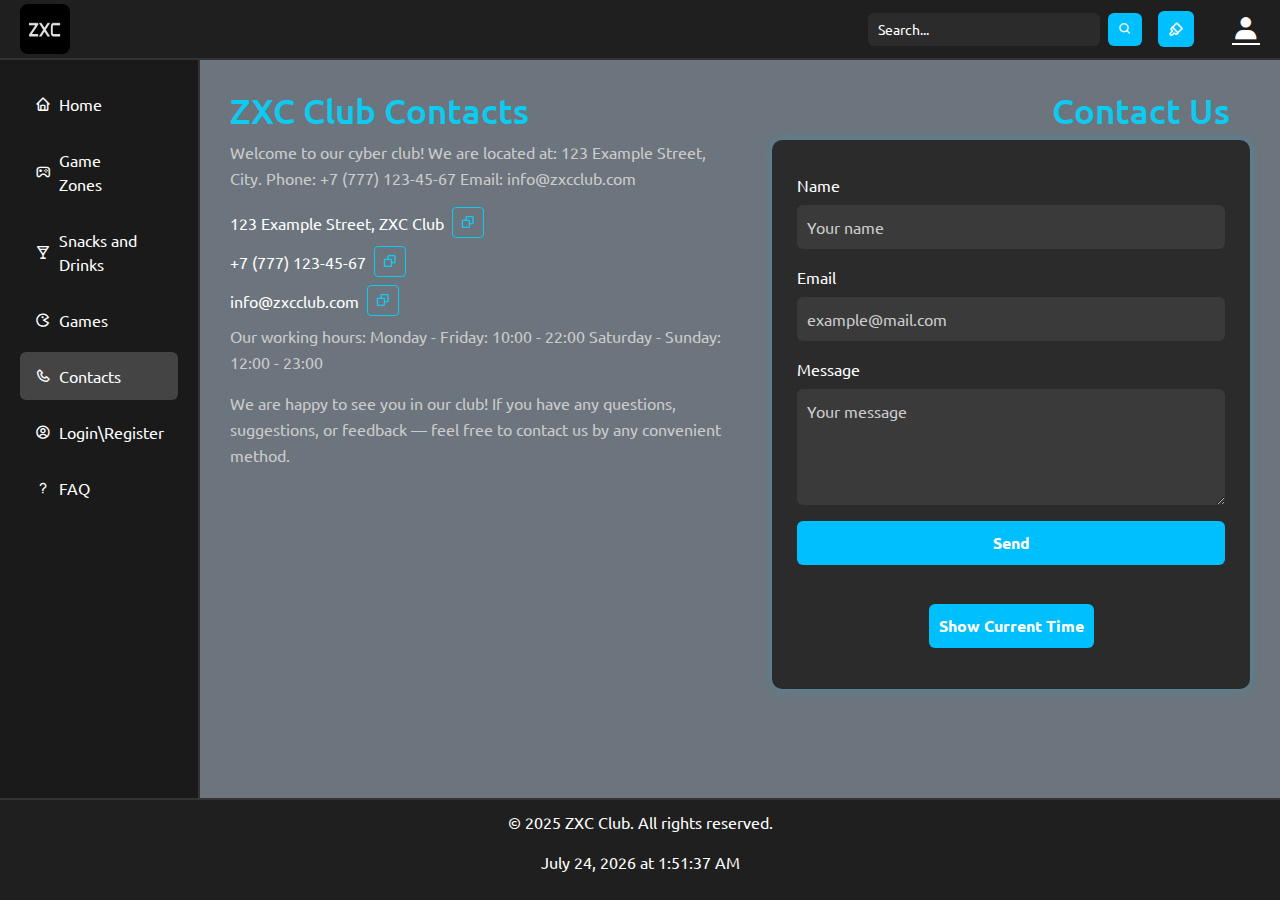
<file: contacts.html>
<!DOCTYPE html>
<html lang="en">
<head>
  <meta charset="UTF-8">
  <meta name="viewport" content="width=device-width, initial-scale=1.0">
  <title>Contacts - ZXC Club</title>

  <link href="https://cdn.jsdelivr.net/npm/bootstrap@5.3.2/dist/css/bootstrap.min.css" rel="stylesheet">
  <script src="https://cdn.jsdelivr.net/npm/bootstrap@5.3.2/dist/js/bootstrap.bundle.min.js"></script>
  <link rel="stylesheet" href="style.css">
  <link href="https://unpkg.com/boxicons@2.1.4/css/boxicons.min.css" rel="stylesheet">
  <script src="https://ajax.googleapis.com/ajax/libs/jquery/3.7.1/jquery.min.js"></script>
</head>
<body class="bg-dark text-white">

<header class="topbar d-flex align-items-center px-3">
  <a href="index.html" class="logo me-3">
    <img src="img/logoo.jpg" alt="ZXC Club Logo">
  </a>
  <h1 class="m-0"></h1>
  
  <div class="search-box ms-auto d-flex align-items-center gap-2">
    <input type="text" class="form-control form-control-sm" placeholder="Search...">
    <button class="btn btn-info btn-sm"><i class='bx bx-search'></i></button>
    <button id="colorBtn" class="btn btn-primary ms-2" title="Change background">
      <i class='bx bx-brush'></i>
    </button>
  </div>
  
  <a href="login.html" class="user-icon ms-3"><i class='bx bxs-user'></i></a>
</header>

<nav class="sidebar">
  <ul>
    <li><a href="index.html"><i class='bx bx-home'></i> Home</a></li>
    <li><a href="gamezones.html"><i class='bx bx-joystick'></i> Game<br>Zones</a></li>
    <li><a href="price.html"><i class='bx bx-drink'></i> Snacks and Drinks</a></li>
    <li><a href="games.html"><i class='bx bx-game'></i> Games</a></li>
    <li><a href="contacts.html"><i class='bx bx-phone'></i> Contacts</a></li>
    <li><a href="login.html"><i class='bx bx-user-circle'></i> Login\Register</a></li>
    <li><a href="FAQ.html"><i class='bx bx-question-mark'></i> FAQ</a></li>
  </ul>
</nav>

<main class="content">
  <div class="row g-4">
    <div class="col-lg-6">
      <h2 class="text-info">ZXC Club Contacts</h2>
      <p>
        Welcome to our cyber club! 
        We are located at: 123 Example Street, City. 
        Phone: +7 (777) 123-45-67 
        Email: info@zxcclub.com 
      </p>
      <div class="copy-block mt-3">

          <div class="d-flex align-items-center mb-2">
            <span id="copy-address">123 Example Street, ZXC Club</span>
            <button class="copy-btn btn btn-sm btn-outline-info ms-2" data-copy-target="#copy-address">
              <i class='bx bx-copy'></i>
            </button>
          </div>

          <div class="d-flex align-items-center mb-2">
            <span id="copy-phone">+7 (777) 123-45-67</span>
            <button class="copy-btn btn btn-sm btn-outline-info ms-2" data-copy-target="#copy-phone">
              <i class='bx bx-copy'></i>
            </button>
          </div>

          <div class="d-flex align-items-center mb-2">
            <span id="copy-email">info@zxcclub.com</span>
            <button class="copy-btn btn btn-sm btn-outline-info ms-2" data-copy-target="#copy-email">
              <i class='bx bx-copy'></i>
            </button>
          </div>

      </div>

      <p>
        Our working hours: 
        Monday - Friday: 10:00 - 22:00 
        Saturday - Sunday: 12:00 - 23:00
      </p>
      <p>
        We are happy to see you in our club! If you have any questions, suggestions, or feedback — feel free to contact us by any convenient method.
      </p>
    </div>

    <div class="col-lg-6">
      <h2 class="text-info" style="margin-left: 300px;">Contact Us</h2>
      <div class="contact-card" style="margin-left: 20px;">
      
        <form id="contact-form" action="/" method="GET" onsubmit="onSubmit(event)">
          <h4 id="error"></h4>
          <div class="mb-3">
            <label for="name" class="form-label">Name</label>
            <input type="text" class="form-control" id="name" required placeholder="Your name">
          </div>

          <div class="mb-3">
            <label for="email" class="form-label">Email</label>
            <input type="email" class="form-control" id="email" required placeholder="example@mail.com">
          </div>

          <div class="mb-3">
            <label for="message" class="form-label">Message</label>
            <textarea class="form-control" id="message" rows="4" required placeholder="Your message"></textarea>
          </div>

          <button type="submit" class="btn btn-info w-100">Send</button>
        </form>

        
        <div class="text-center mt-4">
          <button id="showTimeBtn" class="btn btn-secondary">Show Current Time</button>
          <p id="showTime" class="mt-2 text-info"></p>
        </div>
        
      </div>
    </div>

  </div>
</main>

<footer class="footer">
  <p>&copy; 2025 ZXC Club. All rights reserved.<div id="dateTime"></div></p>
</footer>

<script src="java.script/background.js"></script>
<script src="java.script/datetime.js"></script>
<script src="java.script/contactscheck.js"></script>
<script src="java.script/script.js"></script>
<script>
$(document).on("click", ".copy-btn", function () {
  let target = $(this).data("copy-target");
  let text = $(target).text();

  navigator.clipboard.writeText(text);

  let icon = $(this).find("i");
  let oldIcon = icon.attr("class");

  icon.attr("class", "bx bx-check text-success");

  $(this).append(`<span class="ms-2 text-success copied-msg">Copied!</span>`);

  setTimeout(() => {
    icon.attr("class", oldIcon);
    $(this).find(".copied-msg").remove();
  }, 1500);
});
</script>

</body>
</html>
</file>
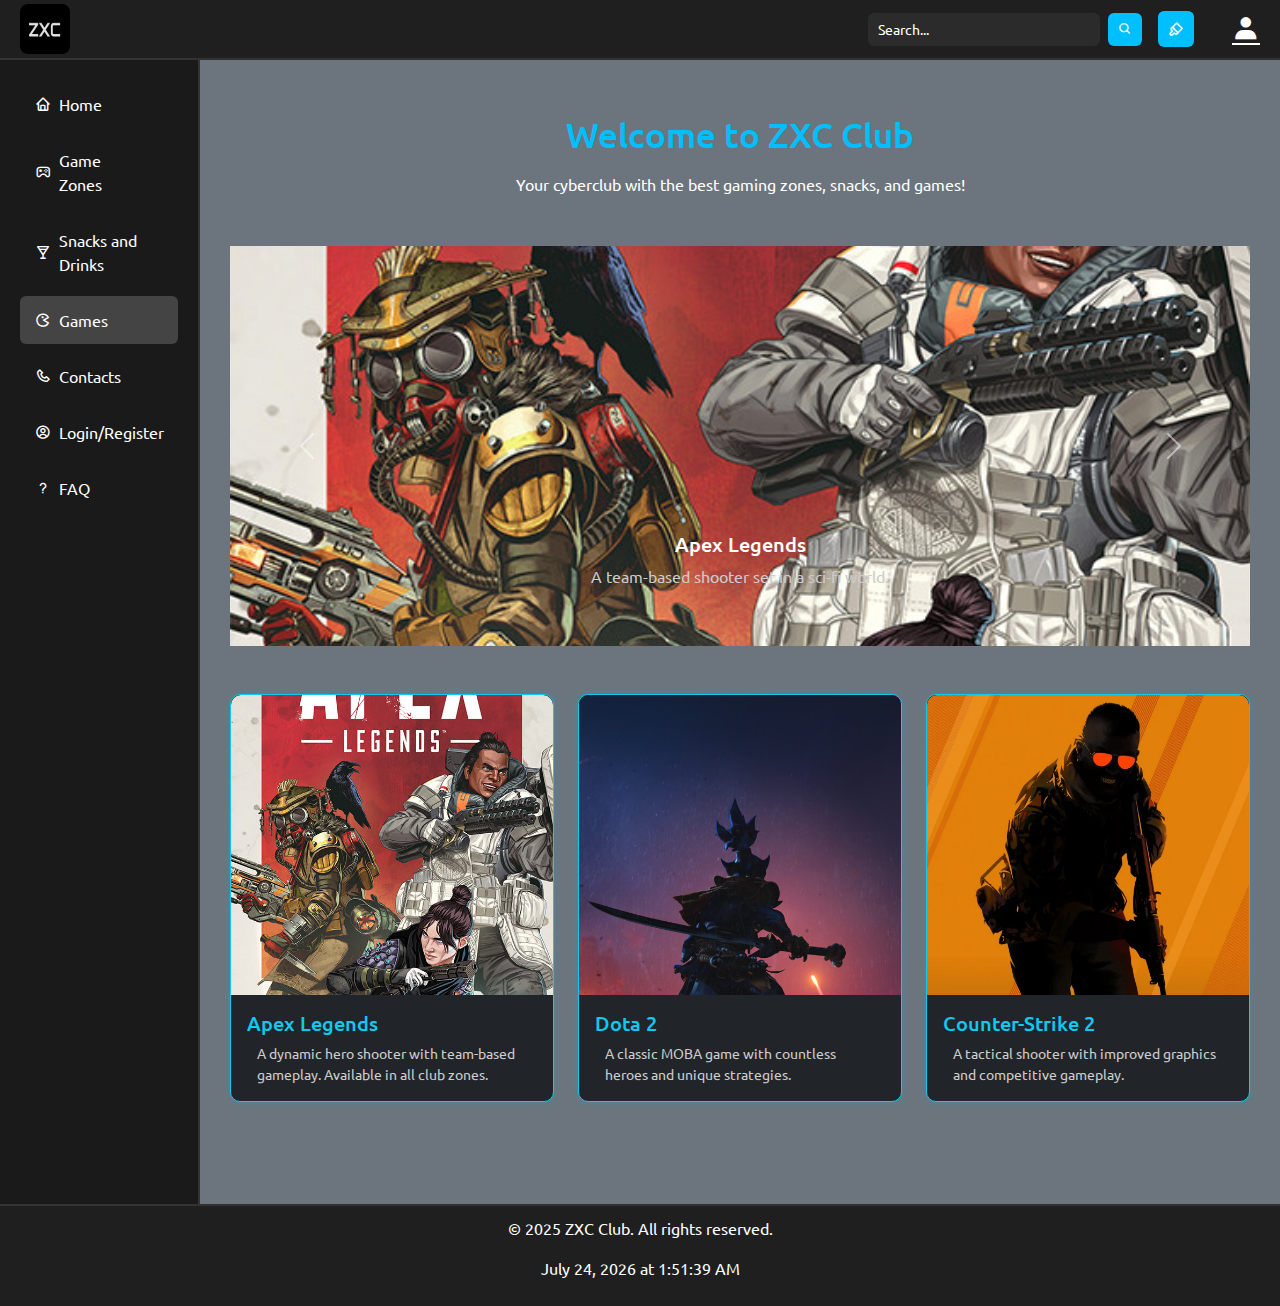
<file: games.html>
<!DOCTYPE html>
<html lang="en">
<head>
  <meta charset="UTF-8">
  <meta name="viewport" content="width=device-width, initial-scale=1.0">
  <title>Contacts - ZXC Club</title>

  <link href="https://cdn.jsdelivr.net/npm/bootstrap@5.3.2/dist/css/bootstrap.min.css" rel="stylesheet">
  <script src="https://cdn.jsdelivr.net/npm/bootstrap@5.3.2/dist/js/bootstrap.bundle.min.js"></script>
  <link rel="stylesheet" href="style.css">
  <link href="https://unpkg.com/boxicons@2.1.4/css/boxicons.min.css" rel="stylesheet">
  <script src="https://ajax.googleapis.com/ajax/libs/jquery/3.7.1/jquery.min.js"></script>
</head>
<body class="bg-dark text-white">
  <div id="scrollProgressBar"></div>

<header class="topbar d-flex align-items-center px-3">
  <a href="index.html" class="logo me-3">
    <img src="img/logoo.jpg" alt="ZXC Club Logo">
  </a>
  <h1 class="m-0"></h1>
  
  <div class="search-box ms-auto d-flex align-items-center gap-2">
    <input type="text" class="form-control form-control-sm" placeholder="Search...">
    <button class="btn btn-info btn-sm"><i class='bx bx-search'></i></button>
    <button id="colorBtn" class="btn btn-primary ms-2" title="Change background">
      <i class='bx bx-brush'></i>
    </button>
  </div>
  
  <a href="login.html" class="user-icon ms-3"><i class='bx bxs-user'></i></a>  
</header>

<nav class="sidebar">
  <ul>
    <li><a href="index.html"><i class='bx bx-home'></i> Home</a></li>
    <li><a href="gamezones.html"><i class='bx bx-joystick'></i> Game<br>Zones</a></li>
    <li><a href="price.html"><i class='bx bx-drink'></i> Snacks and Drinks</a></li>
    <li><a href="games.html"><i class='bx bx-game'></i> Games</a></li>
    <li><a href="contacts.html"><i class='bx bx-phone'></i> Contacts</a></li>
    <li><a href="login.html"><i class='bx bx-user-circle'></i> Login/Register</a></li>
    <li><a href="FAQ.html"><i class='bx bx-question-mark'></i> FAQ</a></li>
  </ul>
</nav>

<main class="content container mt-4">

  <h2 class="text-center mb-3">Welcome to ZXC Club</h2>
  <p class="text-center text-white mb-5">Your cyberclub with the best gaming zones, snacks, and games!</p>

  <div id="gamesCarousel" class="carousel slide mb-5" data-bs-ride="carousel">
    <div class="carousel-inner">
      <div class="carousel-item active">
        <img data-src="img/apexx.jpg" src="img/placeholder.png" class="lazy-img d-block w-100" alt="Apex Legends" style="max-height:400px; object-fit:cover;">
        <div class="carousel-caption d-none d-md-block">
          <h5>Apex Legends</h5>
          <p>A team-based shooter set in a sci-fi world.</p>
        </div>
      </div>
      <div class="carousel-item">
        <img data-src="img/dotaa.jpg" src="img/placeholder.png" class="lazy-img d-block w-100" alt="Dota 2" style="max-height:400px; object-fit:cover;">
        <div class="carousel-caption d-none d-md-block">
          <h5>Dota 2</h5>
          <p>The classic MOBA with epic team battles.</p>
        </div>
      </div>
      <div class="carousel-item">
        <img data-src="img/Cs2_boxart.webp" src="img/placeholder.png" class="lazy-img d-block w-100" alt="CS2" style="max-height:400px; object-fit:cover;">
        <div class="carousel-caption d-none d-md-block">
          <h5>Counter-Strike 2</h5>
          <p>A next-generation tactical shooter.</p>
        </div>
      </div>
    </div>

    <button class="carousel-control-prev" type="button" data-bs-target="#gamesCarousel" data-bs-slide="prev">
      <span class="carousel-control-prev-icon"></span>
      <span class="visually-hidden">Previous</span>
    </button>
    <button class="carousel-control-next" type="button" data-bs-target="#gamesCarousel" data-bs-slide="next">
      <span class="carousel-control-next-icon"></span>
      <span class="visually-hidden">Next</span>
    </button>
  </div>

  <section class="row mb-5">
    <div class="col-sm-12 col-md-6 col-lg-4 mb-4">
      <div class="card bg-dark text-light border-info h-100">
        <img data-src="img/apexx.jpg" src="img/placeholder.png" class="lazy-img card-img-top" alt="Apex Legends">
        <div class="card-body">
          <h5 class="card-title text-info">Apex Legends</h5>
          <p class="card-text">A dynamic hero shooter with team-based gameplay. Available in all club zones.</p>
        </div>
      </div>
    </div>

    <div class="col-sm-12 col-md-6 col-lg-4 mb-4">
      <div class="card bg-dark text-light border-info h-100">
        <img data-src="img/dotaa.jpg" src="img/placeholder.png" class="lazy-img card-img-top" alt="Dota 2">
        <div class="card-body">
          <h5 class="card-title text-info">Dota 2</h5>
          <p class="card-text">A classic MOBA game with countless heroes and unique strategies.</p>
        </div>
      </div>
    </div>

    <div class="col-sm-12 col-md-6 col-lg-4 mb-4">
      <div class="card bg-dark text-light border-info h-100">
        <img data-src="img/Cs2_boxart.webp" src="img/placeholder.png" class="lazy-img card-img-top" alt="CS2">
        <div class="card-body">
          <h5 class="card-title text-info">Counter-Strike 2</h5>
          <p class="card-text">A tactical shooter with improved graphics and competitive gameplay.</p>
        </div>
      </div>
    </div>
  </section>

</main>

<footer class="footer">
  <p>&copy; 2025 ZXC Club. All rights reserved.<div id="dateTime"></div></p>
</footer>

<script src="https://cdn.jsdelivr.net/npm/bootstrap@5.3.3/dist/js/bootstrap.bundle.min.js"></script>
<script src="java.script/background.js"></script>
<script src="java.script/datetime.js"></script>
<script src="java.script/script.js"></script>
<script src="java.script/lazyload.js"></script>
</body>
</html>
</file>
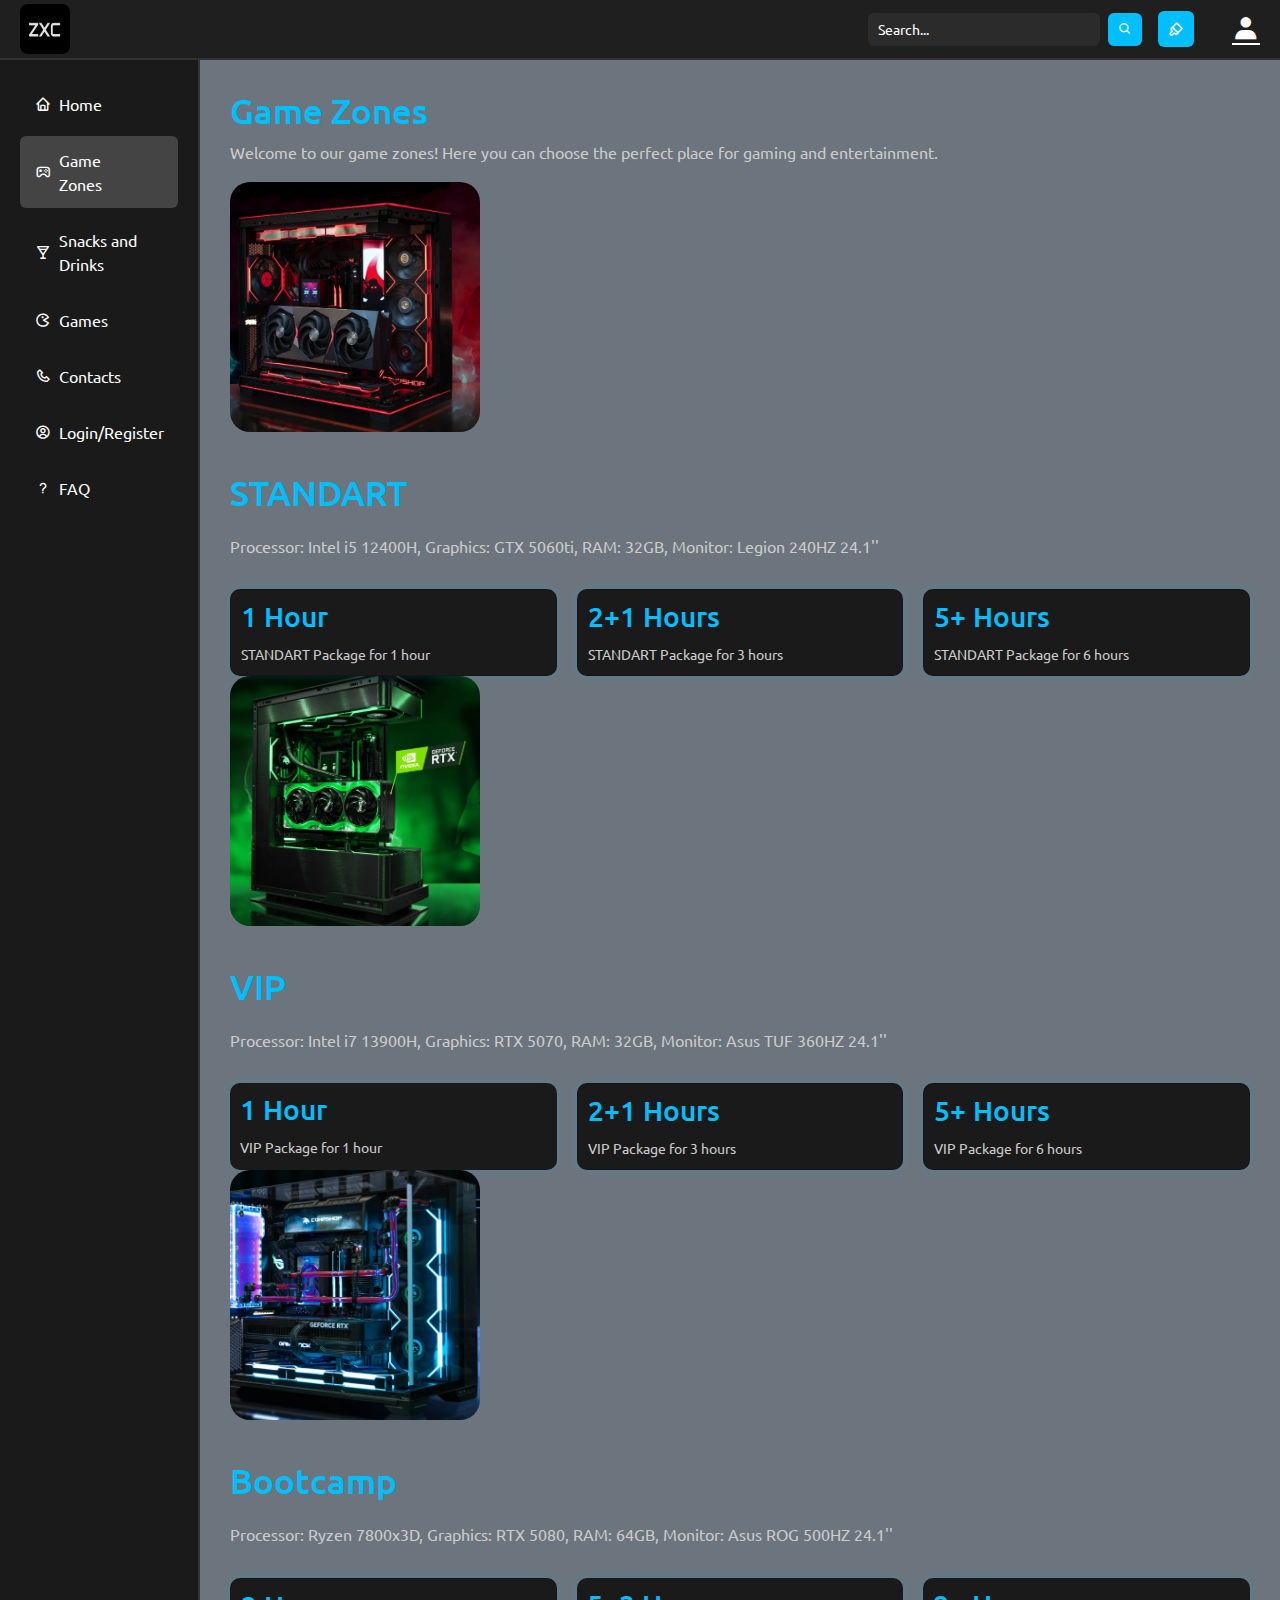
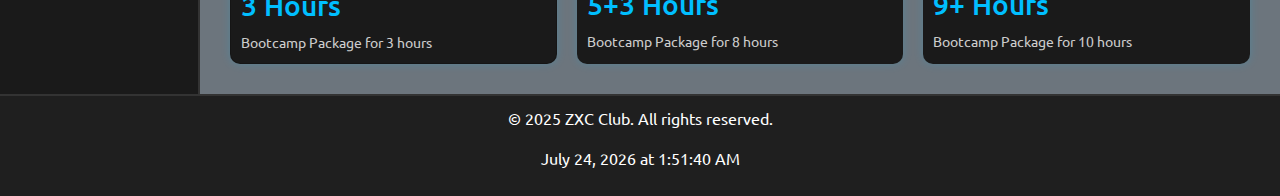
<file: gamezones.html>
<!DOCTYPE html>
<html lang="en">
<head>
  <meta charset="UTF-8">
  <meta name="viewport" content="width=device-width, initial-scale=1.0">
  <title>Contacts - ZXC Club</title>

  <link href="https://cdn.jsdelivr.net/npm/bootstrap@5.3.2/dist/css/bootstrap.min.css" rel="stylesheet">
  <script src="https://cdn.jsdelivr.net/npm/bootstrap@5.3.2/dist/js/bootstrap.bundle.min.js"></script>
  <link rel="stylesheet" href="style.css">
  <link href="https://unpkg.com/boxicons@2.1.4/css/boxicons.min.css" rel="stylesheet">
  <script src="https://ajax.googleapis.com/ajax/libs/jquery/3.7.1/jquery.min.js"></script>
</head>
<body class="bg-dark text-white">
  <div id="scrollProgressBar"></div>

<header class="topbar d-flex align-items-center px-3">
  <a href="index.html" class="logo me-3">
    <img src="img/logoo.jpg" alt="ZXC Club Logo">
  </a>
  <h1 class="m-0"></h1>
  
  <div class="search-box ms-auto d-flex align-items-center gap-2">
    <input type="text" class="form-control form-control-sm" placeholder="Search...">
    <button class="btn btn-info btn-sm"><i class='bx bx-search'></i></button>
    <button id="colorBtn" class="btn btn-primary ms-2" title="Change Background">
      <i class='bx bx-brush'></i>
    </button>
  </div>
  
  <a href="login.html" class="user-icon ms-3"><i class='bx bxs-user'></i></a>  
</header>

<nav class="sidebar">
  <ul>
    <li><a href="index.html"><i class='bx bx-home'></i> Home</a></li>
    <li><a href="gamezones.html"><i class='bx bx-joystick'></i> Game<br>Zones</a></li>
    <li><a href="price.html"><i class='bx bx-drink'></i> Snacks and Drinks</a></li>
    <li><a href="games.html"><i class='bx bx-game'></i> Games</a></li>
    <li><a href="contacts.html"><i class='bx bx-phone'></i> Contacts</a></li>
    <li><a href="login.html"><i class='bx bx-user-circle'></i> Login/Register</a></li>
    <li><a href="FAQ.html"><i class='bx bx-question-mark'></i> FAQ</a></li>
  </ul>
</nav>

<main class="content">
  <h2>Game Zones</h2>
  <p>Welcome to our game zones! Here you can choose the perfect place for gaming and entertainment.</p>

<div class="section-with-image">
  <img src="img/STpc.jpeg" alt="STANDART Computer" class="section-pc">
  <div class="section-text">
    <h2 class="section-title">STANDART</h2>
    <p>Processor: Intel i5 12400H, Graphics: GTX 5060ti, RAM: 32GB, Monitor: Legion 240HZ 24.1''</p>
  </div>
</div>
<div class="cards-container">
  <div class="card">
    <h3>1 Hour</h3>
    <p>STANDART Package for 1 hour</p>
  </div>
  <div class="card">
    <h3>2+1 Hours</h3>
    <p>STANDART Package for 3 hours</p>
  </div>
  <div class="card">
    <h3>5+ Hours</h3>
    <p>STANDART Package for 6 hours</p>
  </div>
</div>

<div class="section-with-image">
  <img src="img/VIPpc.png" alt="VIP Computer" class="section-pc">
  <div class="section-text">
    <h2 class="section-title">VIP</h2>
    <p>Processor: Intel i7 13900H, Graphics: RTX 5070, RAM: 32GB, Monitor: Asus TUF 360HZ 24.1''</p>
  </div>
</div>
<div class="cards-container">
  <div class="card1">
    <h3>1 Hour</h3>
    <p>VIP Package for 1 hour</p>
  </div>
  <div class="card">
    <h3>2+1 Hours</h3>
    <p>VIP Package for 3 hours</p>
  </div>
  <div class="card">
    <h3>5+ Hours</h3>
    <p>VIP Package for 6 hours</p>
  </div>
</div>

<div class="section-with-image">
  <img src="img/bootcamp.png" alt="Bootcamp Computer" class="section-pc">
  <div class="section-text">
    <h2 class="section-title">Bootcamp</h2>
    <p>Processor: Ryzen 7800x3D, Graphics: RTX 5080, RAM: 64GB, Monitor: Asus ROG 500HZ 24.1''</p>
  </div>
</div>
<div class="cards-container">
  <div class="card">
    <h3>3 Hours</h3>
    <p>Bootcamp Package for 3 hours</p>
  </div>
  <div class="card1">
    <h3>5+3 Hours</h3>
    <p>Bootcamp Package for 8 hours</p>
  </div>
  <div class="card1">
    <h3>9+ Hours</h3>
    <p>Bootcamp Package for 10 hours</p>
  </div>
</div>
</main>

<footer class="footer">
  <p>&copy; 2025 ZXC Club. All rights reserved.<div id="dateTime"></div></p>
</footer>

<script src="java.script/background.js"></script>
<script src="java.script/datetime.js"></script>
<script src="java.script/script.js"></script>
</body>
</html>
</file>
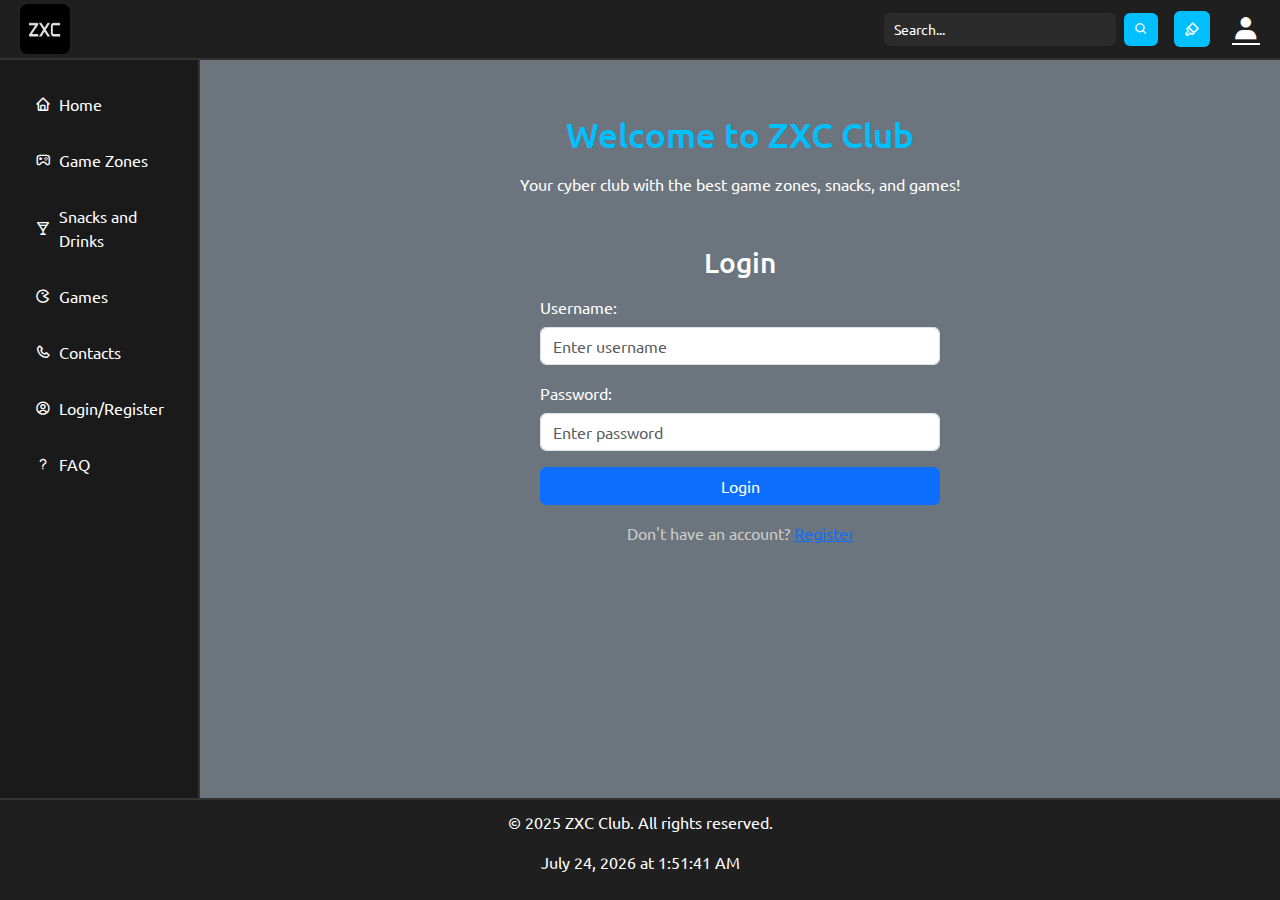
<file: login.html>
<!DOCTYPE html>
<html lang="en">
<head>
  <meta charset="UTF-8">
  <meta name="viewport" content="width=device-width, initial-scale=1.0">
  <title>Login / Register - ZXC Club</title>

  <link href="https://cdn.jsdelivr.net/npm/bootstrap@5.3.2/dist/css/bootstrap.min.css" rel="stylesheet">
  <script src="https://cdn.jsdelivr.net/npm/bootstrap@5.3.2/dist/js/bootstrap.bundle.min.js"></script>
  <link rel="stylesheet" href="style.css">
  <link href="https://unpkg.com/boxicons@2.1.4/css/boxicons.min.css" rel="stylesheet">
  <script src="https://ajax.googleapis.com/ajax/libs/jquery/3.7.1/jquery.min.js"></script>
</head>

<body class="bg-dark text-white">

  <!-- HEADER -->
  <header class="topbar d-flex align-items-center px-3">
    <a href="index.html" class="logo me-3">
      <img src="img/logoo.jpg" alt="ZXC Club Logo">
    </a>

    <div class="search-box ms-auto d-flex align-items-center gap-2">
      <input type="text" class="form-control form-control-sm" placeholder="Search...">
      <button class="btn btn-info btn-sm"><i class='bx bx-search'></i></button>
      <button id="colorBtn" class="btn btn-primary ms-2" title="Change Background">
        <i class='bx bx-brush'></i>
      </button>
    </div>

    <a href="login.html" class="user-icon ms-3"><i class='bx bxs-user'></i></a>
  </header>

  <!-- SIDEBAR -->
  <nav class="sidebar">
    <ul>
      <li><a href="index.html"><i class='bx bx-home'></i> Home</a></li>
      <li><a href="gamezones.html"><i class='bx bx-joystick'></i> Game Zones</a></li>
      <li><a href="price.html"><i class='bx bx-drink'></i> Snacks and Drinks</a></li>
      <li><a href="games.html"><i class='bx bx-game'></i> Games</a></li>
      <li><a href="contacts.html"><i class='bx bx-phone'></i> Contacts</a></li>
      <li><a href="login.html"><i class='bx bx-user-circle'></i> Login/Register</a></li>
      <li><a href="FAQ.html"><i class='bx bx-question-mark'></i> FAQ</a></li>
    </ul>
  </nav>

  <!-- MAIN CONTENT -->
  <main class="content container mt-4">
    <h2 class="text-center mb-3">Welcome to ZXC Club</h2>
    <p class="text-center text-white mb-5">Your cyber club with the best game zones, snacks, and games!</p>

    <div class="d-flex justify-content-center align-items-start" style="min-height: 100%;">
      <!-- LOGIN FORM -->
      <form id="login-form" class="auth-form" style="max-width: 400px; width: 100%;">
        <h3 class="text-center mb-3">Login</h3>
        <div class="mb-3">
          <label for="username" class="form-label">Username:</label>
          <input type="text" class="form-control" id="username" placeholder="Enter username" required>
        </div>
        <div class="mb-3">
          <label for="password" class="form-label">Password:</label>
          <input type="password" class="form-control" id="password" placeholder="Enter password" required>
        </div>
        <button type="submit" class="btn btn-primary w-100">Login</button>
        <p class="mt-3 text-center">Don't have an account?
          <a href="#" id="show-register">Register</a>
        </p>
      </form>

      <!-- REGISTER FORM -->
      <form id="register-form" class="auth-form" style="display: none; max-width: 400px; width: 100%;">
        <h3 class="text-center mb-3">Register</h3>
        <div class="mb-3">
          <label for="reg-username" class="form-label">Username:</label>
          <input type="text" class="form-control" id="reg-username" placeholder="Enter username" required>
        </div>
        <div class="mb-3">
          <label for="reg-email" class="form-label">Email:</label>
          <input type="email" class="form-control" id="reg-email" placeholder="Enter email" required>
        </div>
        <div class="mb-3">
          <label for="reg-password" class="form-label">Password:</label>
          <input type="password" class="form-control" id="reg-password" placeholder="Enter password" required>
        </div>
        <div class="mb-3">
          <label for="confirm-password" class="form-label">Confirm Password:</label>
          <input type="password" class="form-control" id="confirm-password" placeholder="Repeat password" required>
        </div>
        <button type="submit" class="btn btn-success w-100">Register</button>
        <p class="mt-3 text-center">Already have an account?
          <a href="#" id="show-login">Login</a>
        </p>
      </form>
    </div>
  </main>

  <!-- FOOTER -->
  <footer class="footer">
    <p>&copy; 2025 ZXC Club. All rights reserved.
      <div id="dateTime"></div>
    </p>
  </footer>

  <!-- DATETIME AND FORM SWITCH SCRIPT -->
  <script>
    // === Date and Time ===
    function updateDateTime() {
      const now = new Date();
      const options = {
        year: 'numeric',
        month: 'long',
        day: 'numeric',
        hour: 'numeric',
        minute: '2-digit',
        second: '2-digit',
        hour12: true
      };
      document.getElementById("dateTime").innerText = now.toLocaleString('en-US', options);
    }
    setInterval(updateDateTime, 1000);
    updateDateTime();

    // === Switch Forms ===
    $(document).ready(function () {
      $("#show-register").click(function (e) {
        e.preventDefault();
        $("#login-form").fadeOut(300, function () {
          $("#register-form").fadeIn(300);
        });
      });

      $("#show-login").click(function (e) {
        e.preventDefault();
        $("#register-form").fadeOut(300, function () {
          $("#login-form").fadeIn(300);
        });
      });
    });
  </script>
  <script src="java.script/background.js"></script>
  <script src="java.script/datetime.js"></script>
</body>
</html>
</file>
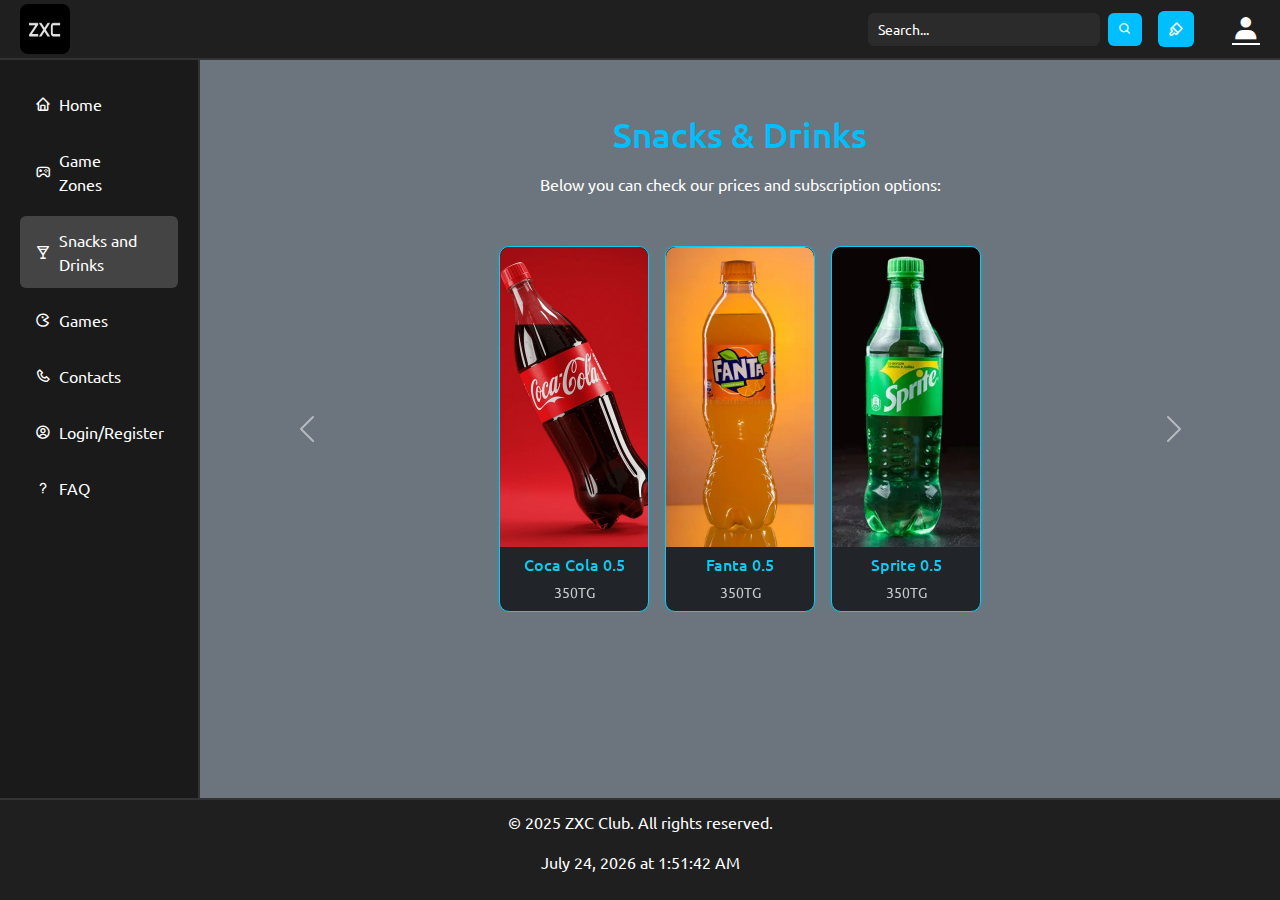
<file: price.html>
<!DOCTYPE html>
<html lang="en">
<head>
  <meta charset="UTF-8">
  <meta name="viewport" content="width=device-width, initial-scale=1.0">
  <title>Snacks & Drinks - ZXC Club</title>

  <link href="https://cdn.jsdelivr.net/npm/bootstrap@5.3.2/dist/css/bootstrap.min.css" rel="stylesheet">
  <script src="https://cdn.jsdelivr.net/npm/bootstrap@5.3.2/dist/js/bootstrap.bundle.min.js"></script>
  <link rel="stylesheet" href="style.css">
  <link href="https://unpkg.com/boxicons@2.1.4/css/boxicons.min.css" rel="stylesheet">
  <script src="https://ajax.googleapis.com/ajax/libs/jquery/3.7.1/jquery.min.js"></script>
</head>
<body class="bg-dark text-white">
  <div id="scrollProgressBar"></div>

<header class="topbar d-flex align-items-center px-3">
  <a href="index.html" class="logo me-3">
    <img src="img/logoo.jpg" alt="ZXC Club Logo">
  </a>
  <h1 class="m-0"></h1>
  
  <div class="search-box ms-auto d-flex align-items-center gap-2">
    <input type="text" class="form-control form-control-sm" placeholder="Search...">
    <button class="btn btn-info btn-sm"><i class='bx bx-search'></i></button>
    <button id="colorBtn" class="btn btn-primary ms-2" title="Change Background">
      <i class='bx bx-brush'></i>
    </button>
  </div>
  
  <a href="login.html" class="user-icon ms-3"><i class='bx bxs-user'></i></a>  
</header>

<nav class="sidebar">
  <ul>
    <li><a href="index.html"><i class='bx bx-home'></i> Home</a></li>
    <li><a href="gamezones.html"><i class='bx bx-joystick'></i> Game<br>Zones</a></li>
    <li><a href="price.html"><i class='bx bx-drink'></i> Snacks and Drinks</a></li>
    <li><a href="games.html"><i class='bx bx-game'></i> Games</a></li>
    <li><a href="contacts.html"><i class='bx bx-phone'></i> Contacts</a></li>
    <li><a href="login.html"><i class='bx bx-user-circle'></i> Login/Register</a></li>
    <li><a href="FAQ.html"><i class='bx bx-question-mark'></i> FAQ</a></li>
  </ul>
</nav>

<main class="content container mt-4">

  <h2 class="text-center mb-3">Snacks & Drinks</h2>
  <p class="text-center text-white mb-5">Below you can check our prices and subscription options:</p>

  <div id="snacksCarousel" class="carousel slide mb-5" data-bs-ride="carousel">
    <div class="carousel-inner">

      <div class="carousel-item active">
        <div class="d-flex justify-content-center gap-3 flex-wrap">
          <div class="card bg-dark text-light border-info" style="width: 150px;">
            <img src="img/coooca.webp" class="card-img-top" alt="Coca Cola 0.5">
            <div class="card-body p-2 text-center">
              <h6 class="card-title text-info">Coca Cola 0.5</h6>
              <p class="card-text mb-0">350TG</p>
            </div>
          </div>
          <div class="card bg-dark text-light border-info" style="width: 150px;">
            <img src="img/fanta.webp" class="card-img-top" alt="Fanta 0.5">
            <div class="card-body p-2 text-center">
              <h6 class="card-title text-info">Fanta 0.5</h6>
              <p class="card-text mb-0">350TG</p>
            </div>
          </div>
          <div class="card bg-dark text-light border-info" style="width: 150px;">
            <img src="img/spriteee.jpg" class="card-img-top" alt="Sprite 0.5">
            <div class="card-body p-2 text-center">
              <h6 class="card-title text-info">Sprite 0.5</h6>
              <p class="card-text mb-0">350TG</p>
            </div>
          </div>
        </div>
      </div>

      <div class="carousel-item">
        <div class="d-flex justify-content-center gap-3 flex-wrap">
          <div class="card bg-dark text-light border-info" style="width: 150px;">
            <img src="img/Cheeseburger.jpg" class="card-img-top" alt="Burger">
            <div class="card-body p-2 text-center">
              <h6 class="card-title text-info">Burger</h6>
              <p class="card-text mb-0">650TG</p>
            </div>
          </div>
          <div class="card bg-dark text-light border-info" style="width: 150px;">
            <img src="img/sandwitch.png" class="card-img-top" alt="Sandwich">
            <div class="card-body p-2 text-center">
              <h6 class="card-title text-info">Sandwich</h6>
              <p class="card-text mb-0">600TG</p>
            </div>
          </div>
          <div class="card bg-dark text-light border-info" style="width: 150px;">
            <img src="img/snik.jpg" class="card-img-top" alt="Snickers">
            <div class="card-body p-2 text-center">
              <h6 class="card-title text-info">Snickers</h6>
              <p class="card-text mb-0">500TG</p>
            </div>
          </div>
        </div>
      </div>

      <div class="carousel-item">
        <div class="d-flex justify-content-center gap-3 flex-wrap">
          <div class="card bg-dark text-light border-info" style="width: 150px;">
            <img src="img/twex.jpg" class="card-img-top" alt="Twix">
            <div class="card-body p-2 text-center">
              <h6 class="card-title text-info">Twix</h6>
              <p class="card-text mb-0">500TG</p>
            </div>
          </div>
          <div class="card bg-dark text-light border-info" style="width: 150px;">
            <img src="img/ketkel.jpg" class="card-img-top" alt="Kitkat">
            <div class="card-body p-2 text-center">
              <h6 class="card-title text-info">Kitkat</h6>
              <p class="card-text mb-0">500TG</p>
            </div>
          </div>
          <div class="card bg-dark text-light borderc:\Users\user\Documents\webasik-final\Web-project(assigment 4)\img\twex.jpg-info" style="width: 150px;">
            <img src="img/albbieni.jpg" class="card-img-top" alt="Albeni">
            <div class="card-body p-2 text-center">
              <h6 class="card-title text-info">Albeni</h6>
              <p class="card-text mb-0">500TG</p>
            </div>
          </div>
        </div>
      </div>

    </div>

    <button class="carousel-control-prev" type="button" data-bs-target="#snacksCarousel" data-bs-slide="prev">
      <span class="carousel-control-prev-icon"></span>
      <span class="visually-hidden">Previous</span>
    </button>
    <button class="carousel-control-next" type="button" data-bs-target="#snacksCarousel" data-bs-slide="next">
      <span class="carousel-control-next-icon"></span>
      <span class="visually-hidden">Next</span>
    </button>
  </div>

</main>

<footer class="footer">
  <p>&copy; 2025 ZXC Club. All rights reserved.<div id="dateTime"></div></p>
</footer>

<script src="https://cdn.jsdelivr.net/npm/bootstrap@5.3.3/dist/js/bootstrap.bundle.min.js"></script>
<script src="java.script/background.js"></script>
<script src="java.script/datetime.js"></script>
<script src="java.script/script.js"></script>
</body>
</html>
</file>
<file: style.css>
@import url('https://fonts.googleapis.com/css2?family=Ubuntu:ital,wght@0,300;0,400;0,500;0,700;1,300;1,400;1,500;1,700&display=swap');


body {
  margin: 0;
  font-family: 'Ubuntu', sans-serif;
  background-color: #0d0d0d;
  color: white;
  display: grid;
  grid-template-columns: 200px 1fr;
  grid-template-rows: 60px 1fr auto;
  grid-template-areas:
    "topbar topbar"
    "sidebar content"
    "footer footer";
  height: 100vh;
}


.topbar {
  grid-area: topbar;
  background-color: #1f1f1f;
  display: flex;
  align-items: center;
  justify-content: center;
  position: relative;
  height: 60px;
  border-bottom: 2px solid #333;
}

.topbar h1 {
  margin: 0;
  font-size: 24px;
  color: white;
  letter-spacing: 1px;
}


.logo {
  position: absolute;
  left: 20px;
  display: flex;
  align-items: center;
}

.logo img {
  width: 50px;
  height: 50px;
  border-radius: 8px;
  cursor: pointer;
  transition: transform 0.2s ease;
}

.logo img:hover {
  transform: scale(1.1);
}


.search-box {
  position: absolute;
  right: 70px;
  display: flex;
  align-items: center;
  gap: 8px;
}

.search-box input {
  padding: 6px 10px;
  border: none;
  border-radius: 6px;
  outline: none;
  font-size: 14px;
  background-color: #2b2b2b;
  color: white;
}

.search-box input::placeholder {
  color: #ffffff;
}

.search-box button {
  background-color: #00bfff;
  border: none;
  border-radius: 6px;
  padding: 6px 10px;
  cursor: pointer;
  color: white;
  transition: background-color 0.2s ease;
}

.search-box button:hover {
  background-color: #0099cc;
}


.user-icon {
  position: absolute;
  right: 20px;
  display: flex;
  align-items: center;
  cursor: pointer;
  font-size: 28px;
  color: white;
  transition: transform 0.2s ease, color 0.2s ease;
}

.user-icon:hover {
  transform: scale(1.1);
  color: #00bfff;
}


.sidebar {
  grid-area: sidebar;
  background-color: #1a1a1a;
  padding: 20px;
  border-right: 2px solid #333;
}

.sidebar ul {
  list-style: none;
  padding: 0;
  margin: 0;
}

.sidebar li {
  margin-bottom: 0;
}

.sidebar a {
  display: flex;
  align-items: center;
  gap: 8px; /* отступ между иконкой и текстом */
  color: #fff;
  text-decoration: none;
  padding: 12px 15px;
  border-radius: 6px;
  transition: background-color 0.2s ease, color 0.2s ease;
  margin-bottom: 8px;
  white-space: pre-line; /* для <br> */
}

.sidebar a:hover {
  color: #00bfff;
  background-color: #2a2a2a;
}


.content {
  grid-area: content;
  padding: 30px;
}

.content h2 {
  font-size: 35px;
  color: #00bfff;
}

.content p {
  font-size: 16px;
  line-height: 1.6;
  color: #ccc;
}


.login-form {
  background-color: #1a1a1a;
  padding: 25px;
  border-radius: 10px;
  max-width: 400px;
  margin: 50px auto;
  box-shadow: 0 0 10px rgba(0, 191, 255, 0.3);
  display: flex;
  flex-direction: column;
  gap: 15px;
}

.login-form label {
  font-weight: bold;
  color: #ccc;
}

.login-form input {
  padding: 10px;
  border: none;
  border-radius: 6px;
  background-color: #ffffff;
  color: rgb(0, 0, 0);
  font-size: 14px;
}

.login-form button {
  background-color: #00bfff;
  border: none;
  border-radius: 6px;
  padding: 10px;
  cursor: pointer;
  transition: background-color 0.2s;
  color: white;
  font-size: 16px;
  font-weight: bold;
}

.login-form button:hover {
  background-color: #0099cc;
}

.register-link {
  text-align: center;
  color: #aaa;
}

.register-link a {
  color: #00bfff;
  text-decoration: none;
}

.register-link a:hover {
  text-decoration: underline;
}


.contact-card {
  background-color: #2b2b2b;
  padding: 25px;
  border-radius: 10px;
  box-shadow: 0 0 10px rgba(0, 191, 255, 0.3);
  display: flex;
  flex-direction: column;
  gap: 15px;
}

.contact-card input,
.contact-card textarea {
  background-color: #3a3a3a;
  color: white;
  border: none;
  border-radius: 6px;
  padding: 10px;
}

.contact-card input::placeholder,
.contact-card textarea::placeholder {
  color: #ccc;
}

.contact-card button {
  background-color: #00bfff;
  border: none;
  border-radius: 6px;
  padding: 10px;
  cursor: pointer;
  color: white;
  font-weight: bold;
}

.contact-card button:hover {
  background-color: #0099cc;
}


.cards-container {
  display: grid;
  grid-template-columns: repeat(auto-fit, minmax(250px, 1fr));
  gap: 20px;
  margin-top: 30px;
}

.card,
.card1 {
  background-color: #1a1a1a;
  border-radius: 10px;
  overflow: hidden;
  box-shadow: 0 0 10px rgba(0, 191, 255, 0.2);
  transition: transform 0.2s, box-shadow 0.2s;
}

.card:hover,
.card1:hover {
  transform: translateY(-5px);
  box-shadow: 0 0 15px rgba(0, 191, 255, 0.4);
}

.card img {
  width: 100%;
  height: 300px;
  object-fit: cover;
  border-radius: 10px 10px 0 0;
}

.card1 img {
  width: 100%;
  height: 650px;
  object-fit: cover;
  border-radius: 10px 10px 0 0;
}

.card h3,
.card1 h3 {
  margin: 10px;
  color: #00bfff;
}

.card p,
.card1 p {
  margin: 0 10px 10px;
  color: #ccc;
  font-size: 14px;
  line-height: 1.5;
}


.section-title {
  margin-top: 40px;
  margin-bottom: 20px;
  color: #00bfff;
  font-size: 28px;
}


.section-pc {
  width: 250px;
  height: 250px;
  border-radius: 20px;
  object-fit: cover;
}


@media (max-width: 800px) {
  .cards-container {
    grid-template-columns: repeat(auto-fit, minmax(200px, 1fr));
  }
  h1 { font-size: 22px; }
  h2 { font-size: 24px; }
  p  { font-size: 14px; }
}

@media (max-width: 500px) {
  .cards-container {
    grid-template-columns: 1fr;
  }
  h1 { font-size: 18px; }
  h2 { font-size: 20px; }
  p  { font-size: 12px; }
}


.footer {
  grid-column: 1 / -1;
  background-color: #1f1f1f;
  color: white;
  text-align: center;
  padding: 10px 0;
  border-top: 2px solid #333;
}


.move-left {
  margin-left: 20px;
}
.faq-section {
  margin: 40px auto;
  max-width: 800px;
}

.accordion-item {
  background-color: #2b2b2b;
  border: 2px solid #00bfff; 
  border-radius: 10px;
  margin-bottom: 15px;
  overflow: hidden;
  transition: border-color 0.3s ease;
}

.accordion-item.active {
  border-color: #00ffff;
}

.accordion-header {
  width: 100%;
  background: transparent; 
  color: #fff;
  text-align: left;
  padding: 15px 20px;
  font-size: 18px;
  border: none;
  cursor: pointer;
  font-weight: bold;
  display: flex;
  justify-content: space-between; 
  align-items: center;
  transition: color 0.3s ease;
}

.accordion-header:hover {
  color: #00bfff;
}

.accordion-header::after {
  content: "▼"; 
  font-size: 16px;
  color: #00bfff;
  transition: transform 0.3s ease, color 0.3s ease;
}

.accordion-item.active .accordion-header::after {
  transform: rotate(180deg); 
  color: #00ffff;
}

.accordion-content {
  max-height: 0;
  overflow: hidden;
  background: #1f1f1f;
  padding: 0 20px;
  transition: max-height 0.4s ease, padding 0.3s ease;
}

.accordion-content p {
  margin: 15px 0;
  color: #ccc;
  font-size: 16px;
}

.accordion-item.active .accordion-content {
  max-height: 200px; 
  padding: 15px 20px;
}

.popup-overlay {
  position: fixed;
  top: 0;
  left: 0;
  width: 100%;
  height: 100%;
  background-color: rgba(0, 0, 0, 0.7);
  display: none;
  justify-content: center;
  align-items: center;
  z-index: 1000;
}

.popup {
  background-color: #1e1e1e;
  padding: 30px;
  border-radius: 15px;
  box-shadow: 0 0 20px rgba(0, 255, 255, 0.3);
  width: 400px;
  text-align: center;
  position: relative;
  transition: all 0.3s ease;
}

.close-btn {
  position: absolute;
  top: 10px;
  right: 15px;
  font-size: 24px;
  color: #00bcd4;
  cursor: pointer;
}

#subscribeMsg {
  font-weight: bold;
}

.red-theme {
  background-color: red !important;
  color: white !important;
}

#extraText {
  display: none;
  opacity: 0;
  transition: opacity 0.5s ease;
}

.rate-us {
  background-color: #1a1a1a;
  padding: 25px;
  border-radius: 10px;
  box-shadow: 0 0 10px rgba(0, 191, 255, 0.3);
  width: fit-content;
  margin: 40px auto;
}

.rate-us h3 {
  color: #00bfff;
}

#star-container {
  display: flex;
  justify-content: center;
  gap: 10px;
  font-size: 2.5rem;
  cursor: pointer;
}

.star {
  color: #333;
  transition: color 0.2s ease, transform 0.2s ease;
}

.star:hover {
  transform: scale(1.2);
}

.star.active {
  color: gold;
}

#rating-text {
  color: #aaa;
  font-size: 16px;
  margin-top: 8px;
}
.sidebar a:focus {
    background-color: #444;
    color: #fff;
    outline: none;
}

.text-muted {
  color: #9ca3af !important;
}
.toast-message {
  background-color: #198754; 
  color: #fff;
  padding: 10px 14px;
  border-radius: 8px;
  box-shadow: 0 6px 18px rgba(0,0,0,0.2);
  margin-top: 10px;
  display: none;
  font-size: 14px;
  font-family: inherit;
}

.highlight {
    background-color: yellow;
    color: black;
    font-weight: bold;
}

#scrollProgressBar {
  position: fixed;
  top: 0;
  left: 0;
  height: 8px;     
  width: 0%;        
  background: rgb(0, 106, 255); 
  z-index: 9999;    
}

.stat-number {
  font-size: 3rem;
  font-weight: bold;
  color: #00bfff;
}

body[class*="bg-"] {
  transition: background-color 0.3s !important;
}
</file>
